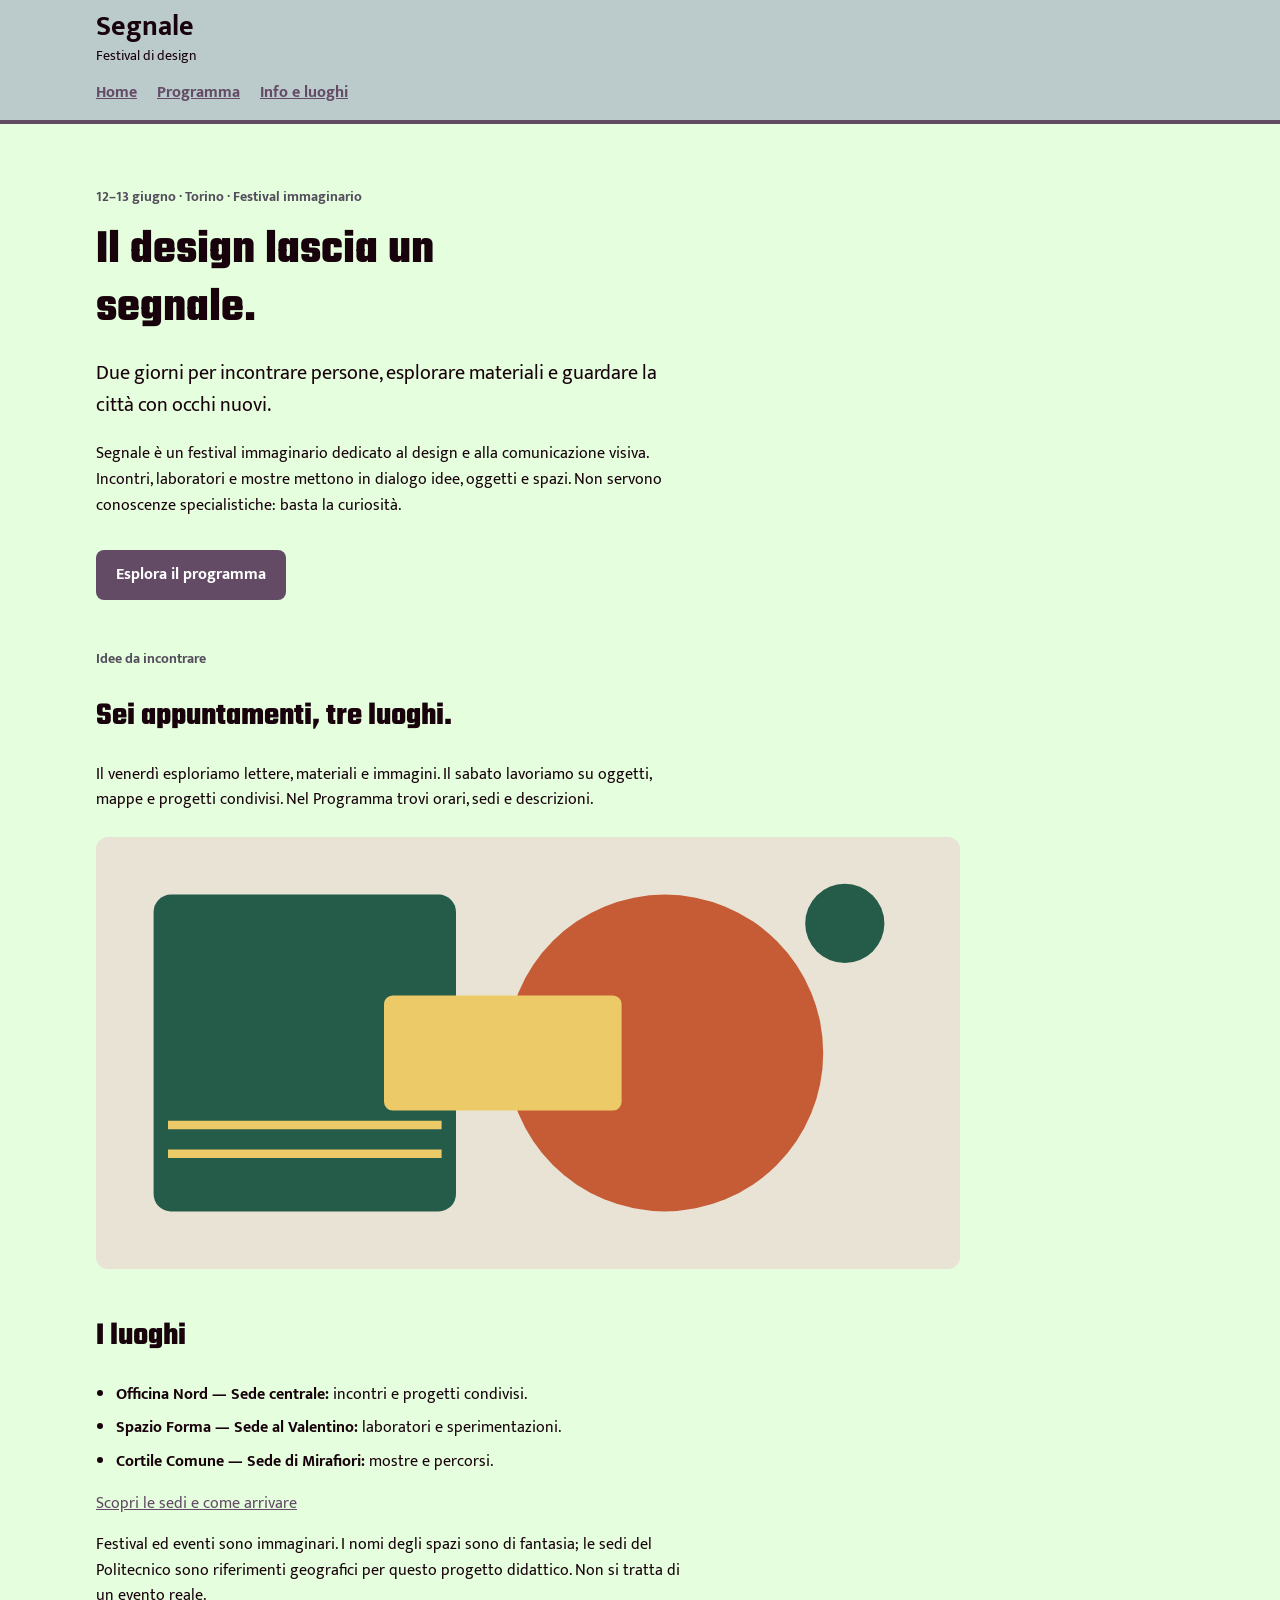
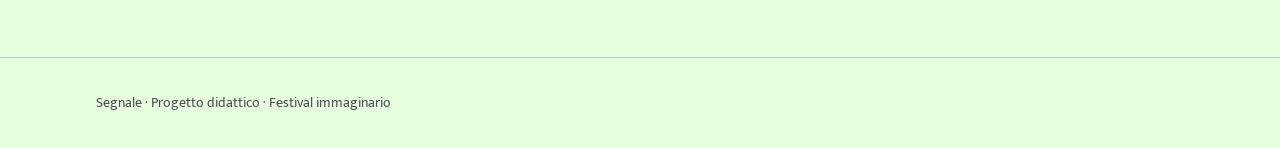
<file: index.html>
<!doctype html>
<html lang="it">
<head>
  <meta charset="utf-8">
  <meta name="viewport" content="width=device-width, initial-scale=1">
  <title>Segnale — Festival di design</title>
  <link href="https://fonts.googleapis.com/css2?family=Mukta:wght@400;700&family=Teko:wght@400;500;600;700&display=swap" rel="stylesheet">



  <link rel="stylesheet" href="style.css">
</head>
<body>
  <a class="skip-link" href="#contenuto">Vai al contenuto</a>
  <header class="site-header">
    <div class="container">
      <a class="brand" href="index.html">Segnale<span>Festival di design</span></a>
      <nav>
        <a href="index.html">Home</a>
        <a href="programma.html">Programma</a>
        <a href="info.html">Info e luoghi</a>
      </nav>
    </div>
  </header>

  <main id="contenuto" class="container">
    <section class="intro">
      <p class="eyebrow">12–13 giugno · Torino · Festival immaginario</p>
      <h1 id="titolo-home">Il design lascia un segnale.</h1>
      <p class="lead">Due giorni per incontrare persone, esplorare materiali e guardare la città con occhi nuovi.</p>
      <p class="reading-text">Segnale è un festival immaginario dedicato al design e alla comunicazione visiva. Incontri, laboratori e mostre mettono in dialogo idee, oggetti e spazi. Non servono conoscenze specialistiche: basta la curiosità.</p>
      <a class="button-link" href="programma.html">Esplora il programma</a>
    </section>

    <section class="content-section">
      <p class="eyebrow">Idee da incontrare</p>
      <h2 id="titolo-festival">Sei appuntamenti, tre luoghi.</h2>
      <p class="reading-text">Il venerdì esploriamo lettere, materiali e immagini. Il sabato lavoriamo su oggetti, mappe e progetti condivisi. Nel Programma trovi orari, sedi e descrizioni.</p>
      <img class="festival-image" src="assets/festival.svg" alt="Composizione geometrica di cerchi e rettangoli nei colori del festival" width="1200" height="600">
    </section>

    <section class="content-section">
      <h2 id="titolo-luoghi">I luoghi</h2>
      <ul class="venues">
        <li><strong>Officina Nord — Sede centrale:</strong> incontri e progetti condivisi.</li>
        <li><strong>Spazio Forma — Sede al Valentino:</strong> laboratori e sperimentazioni.</li>
        <li><strong>Cortile Comune — Sede di Mirafiori:</strong> mostre e percorsi.</li>
      </ul>
      <p><a href="info.html">Scopri le sedi e come arrivare</a></p>
      <p class="reading-text">Festival ed eventi sono immaginari. I nomi degli spazi sono di fantasia; le sedi del Politecnico sono riferimenti geografici per questo progetto didattico. Non si tratta di un evento reale.</p>
    </section>
  </main>

  <footer class="site-footer"><div class="container"><p>Segnale · Progetto didattico · Festival immaginario</p></div></footer>
</body>
</html>
</file>
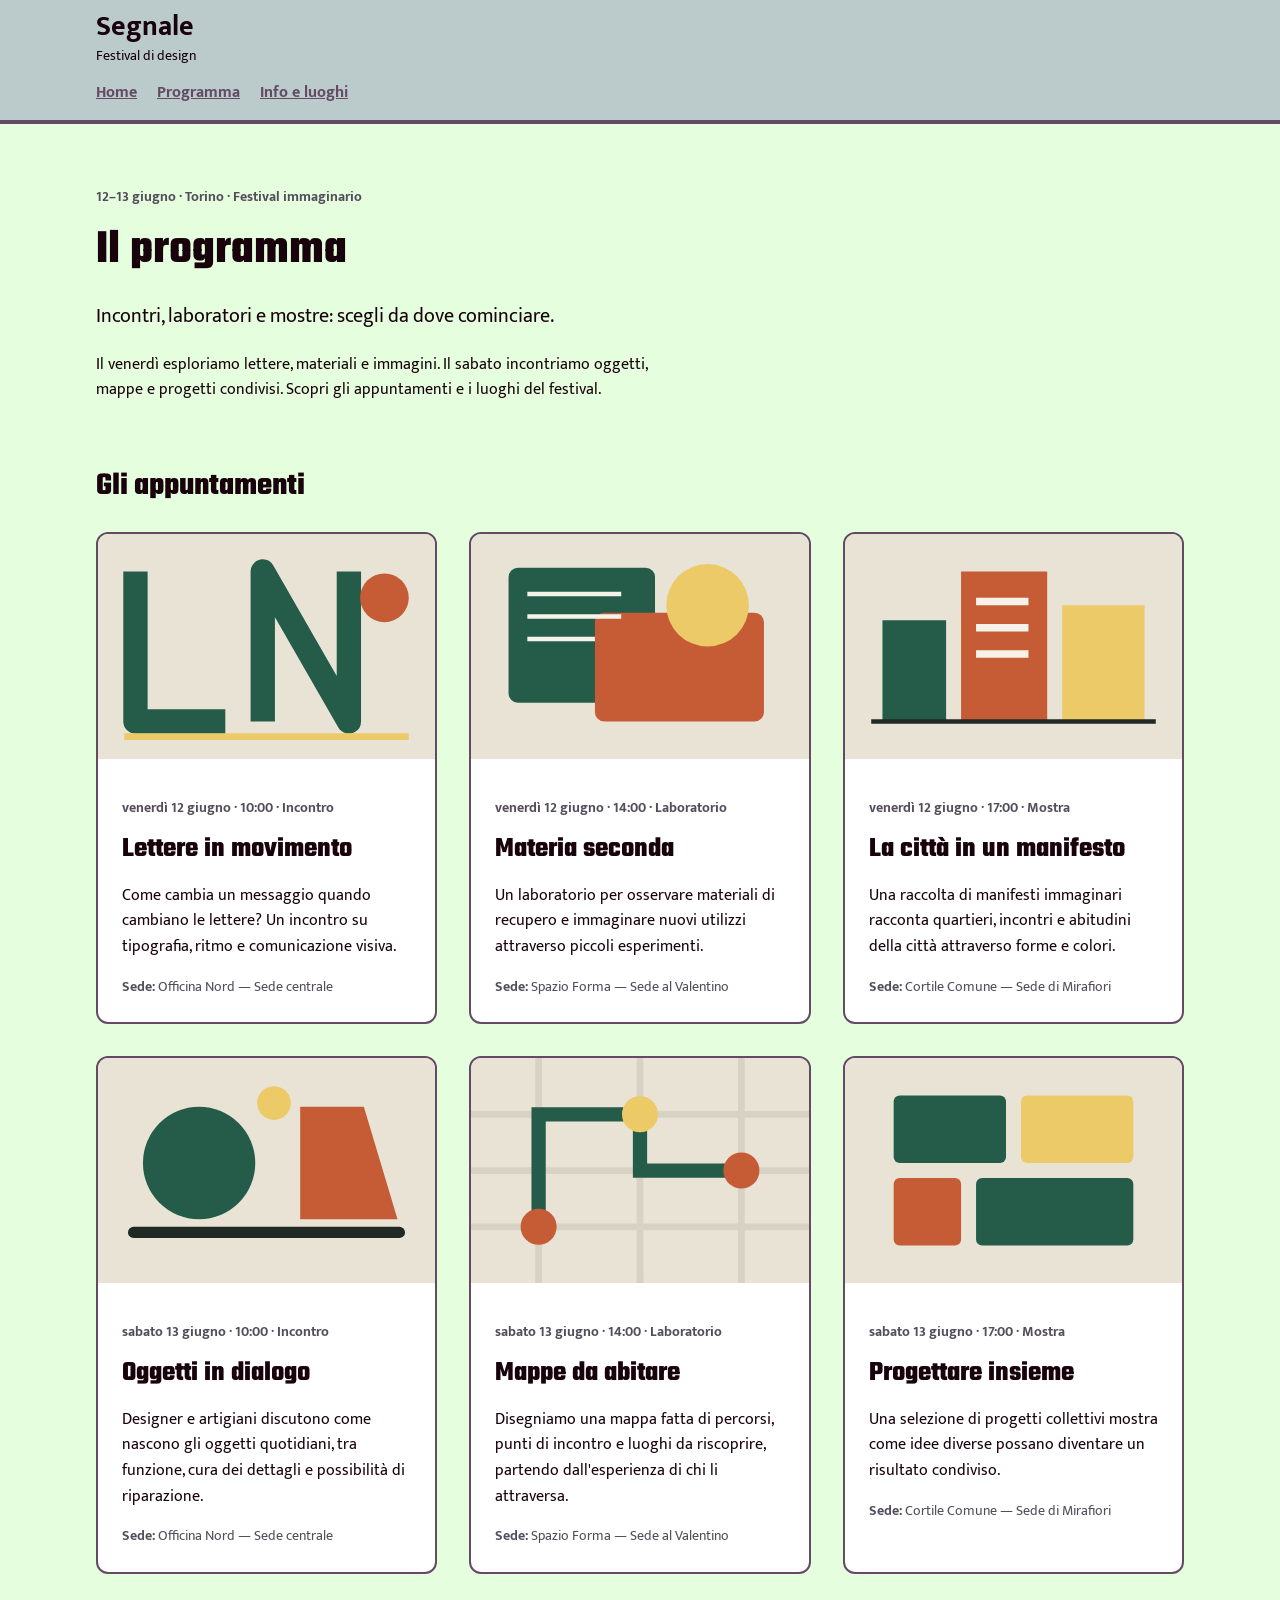
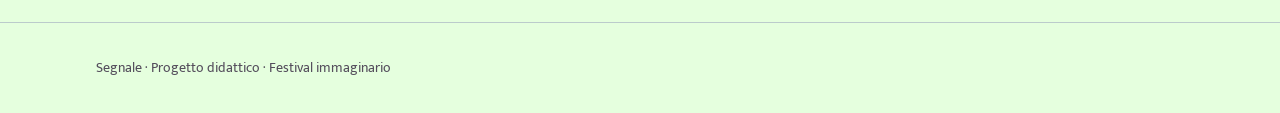
<file: programma.html>
<!doctype html>
<html lang="it">
<head>
  <meta charset="utf-8">
  <meta name="viewport" content="width=device-width, initial-scale=1">
  <title>Programma — Segnale</title>
  <link href="https://fonts.googleapis.com/css2?family=Mukta:wght@400;700&family=Teko:wght@400;500;600;700&display=swap" rel="stylesheet">


  <link rel="stylesheet" href="style.css">
</head>
<body>
  <a class="skip-link" href="#contenuto">Vai al contenuto</a>
  <header class="site-header">
    <div class="container">
      <a class="brand" href="index.html">Segnale<span>Festival di design</span></a>
      <nav>
        <a href="index.html">Home</a>
        <a href="programma.html">Programma</a>
        <a href="info.html">Info e luoghi</a>
      </nav>
    </div>
  </header>

  <main id="contenuto" class="container">
    <section class="intro">
      <p class="eyebrow">12–13 giugno · Torino · Festival immaginario</p>
      <h1 id="titolo-programma">Il programma</h1>
      <p class="lead">Incontri, laboratori e mostre: scegli da dove cominciare.</p>
      <p class="reading-text">Il venerdì esploriamo lettere, materiali e immagini. Il sabato incontriamo oggetti, mappe e progetti condivisi. Scopri gli appuntamenti e i luoghi del festival.</p>
    </section>

<section class="content-section">
  <h2 id="titolo-eventi">Gli appuntamenti</h2>
  <p id="programma-stato" role="status" aria-live="polite">
    Caricamento del programma…
  </p>
  <div class="event-grid" id="event-grid"></div>
</section>

  </main>

  <footer class="site-footer"><div class="container"><p>Segnale · Progetto didattico · Festival immaginario</p></div></footer>
<script src="programma.js"></script>
</body>
</html>
</file>
<file: style.css>
/* Valori condivisi: le regole interessate li richiamano con var(). */
:root {
  --colore-primario: #634B66;
  --colore-primario-scuro: #BBCBCB;
  --colore-sfondo: #E5FFDE;
  --colore-testo: #18020C;
--font-testo: "Mukta", sans-serif;
--font-titoli: "Teko", sans-serif;
}

* {
  box-sizing: border-box;
}

body {
  margin: 0;
  background: var(--colore-sfondo);
  color: var(--colore-testo);
  font-family: var(--font-testo);
  font-size: 1rem;
  line-height: 1.6;
}

a {
  color: var(--colore-primario);
}

a:hover {
  text-decoration: underline;
}

a:focus {
  outline: 3px solid var(--colore-testo);
}

.container {
  width: 92%;
  max-width: 68rem;
  margin: 0 auto;
}

.site-header {
  position: sticky;
  top: 0;
  z-index: 10;
  background: var(--colore-primario-scuro);
  padding: 0.625rem 0;
  border-bottom: 4px solid var(--colore-primario);
}

.brand {
  display: inline-block;
  color: var(--colore-testo);
  font-size: 1.75rem;
  font-weight: 700;
  line-height: 1.2;
  text-decoration: none;
}

.brand span {
  display: block;
  margin-top: 0.25rem;
  font-size: 0.875rem;
  font-weight: normal;
}

nav {
  margin-top: 0.5rem;
}

nav a {
  display: inline-block;
  margin-right: 1rem;
  padding: 0.25rem 0;
  color: var(--colore-primario);
  font-family: var(--font-testo);
  font-weight: 700;
}


.intro {
  padding: 3rem 0 1rem;
}

.eyebrow,
.event-meta {
  color: #544E5C;
  font-size: 0.875rem;
  font-weight: bold;
}

h1,
h2,
h3 {
  font-family: var(--font-titoli);
  font-weight: bold;
  line-height: 1.2;
}

h1 {
  max-width: 18ch;
  margin: 0.75rem 0 1.25rem;
  font-size: 3rem;
}

h2 {
  font-size: 2rem;
}

h3 {
  margin: 0.5rem 0 0.75rem;
  font-size: 1.75rem;
}

.lead {
  max-width: 48ch;
  font-size: 1.25rem;
}

.reading-text {
  max-width: 65ch;
}

.button-link {
  display: inline-block;
  margin-top: 1rem;
  padding: 0.75rem 1.25rem;
  border-radius: 0.5rem;
  background: var(--colore-primario);
  color: #ffffff;
  font-weight: bold;
  text-decoration: none;
}

.button-link:hover {
  background: var(--colore-primario-scuro);
}

.content-section {
  margin: 2rem 0 3rem;
}

.festival-image {
  display: block;
  width: 100%;
  max-width: 54rem;
  height: auto;
  margin-top: 1.5rem;
  border-radius: 0.75rem;
}

.venues {
  padding-left: 1.25rem;
}

.venues li {
  margin-bottom: 0.5rem;
}


.event-grid {
  display: grid;
  grid-template-columns: 1fr;
  gap: 2rem;
}

.event-card {
  overflow: hidden;
  border: 2px solid var(--colore-primario);
  border-radius: 0.75rem;
  background: #ffffff;
}

.event-card img {
  display: block;
  width: 100%;
  height: auto;
}

.event-body {
  padding: 1.5rem;
}

.event-place {
  margin-bottom: 0;
  color: #544E5C;
  font-size: 0.875rem;
}

.site-footer {
  padding: 1.25rem 0;
  border-top: 1px solid #BBCBCB;
  color: #544E5C;
  font-size: 0.875rem;
}

.skip-link {
  position: absolute;
  z-index: 20;
  top: -6rem;
  left: 1rem;
  padding: 0.75rem 1rem;
  background: #ffffff;
  color: var(--colore-testo);
}

.skip-link:focus {
  top: 1rem;
}


@media (min-width: 600px) {
  .event-grid {
    grid-template-columns: repeat(2, 1fr);
  }
}


@media (min-width: 1024px) {
  .event-grid {
    grid-template-columns: repeat(3, 1fr);
  }
}


button {
  padding: 0.65rem 0.5rem;
  border: 2px solid var(--colore-primario);
  border-radius: 0.5rem;
  background: var(--colore-primario);
  color: #ffffff;
  font-family: var(--font-testo);
  font-size: 1rem;
  font-weight: bold;
  cursor: pointer;
}

button:hover {
  background: var(--colore-primario-scuro);
}

button:focus {
  outline: 3px solid var(--colore-testo);
}

.venue-gallery {
  max-width: 54rem;
}

.venue-swiper {
  width: 100%;
}

.venue-slide {
  margin: 0;
  overflow: hidden;
  border: 1px solid #BBCBCB;
  border-radius: 0.75rem;
  background: #ffffff;
}

.venue-slide img {
  display: block;
  width: 100%;
  height: auto;
}

.venue-slide figcaption {
  padding: 1.25rem;
}

.gallery-controls {
  display: grid;
  grid-template-columns: repeat(2, 1fr);
  gap: 0.75rem;
  margin-top: 1rem;
}

.gallery-count {
  margin: 0.75rem 0 0;
  text-align: center;
}

@media (max-width: 319px) {
  .gallery-label {
    font-size: 0;
  }
}

.map-container {
  margin: 1.5rem 0;
  overflow: hidden;
  border: 1px solid #b7c0b7;
  border-radius: 0.75rem;
  background: #ffffff;
}

.map-container iframe {
  display: block;
  width: 100%;
  height: 28rem;
  border: 0;
}

.venue-addresses {
  display: grid;
  grid-template-columns: 1fr;
  gap: 1.5rem;
}

.venue-address {
  padding: 1.25rem;
  border: 2px solid var(--colore-primario);
  border-radius: 0.75rem;
   background: #ffffff ;
}

.teaching-note {
  margin-top: 2rem;
}

@media (min-width: 768px) {
  .venue-addresses {
    grid-template-columns: repeat(3, 1fr);
  }
}
</file>
